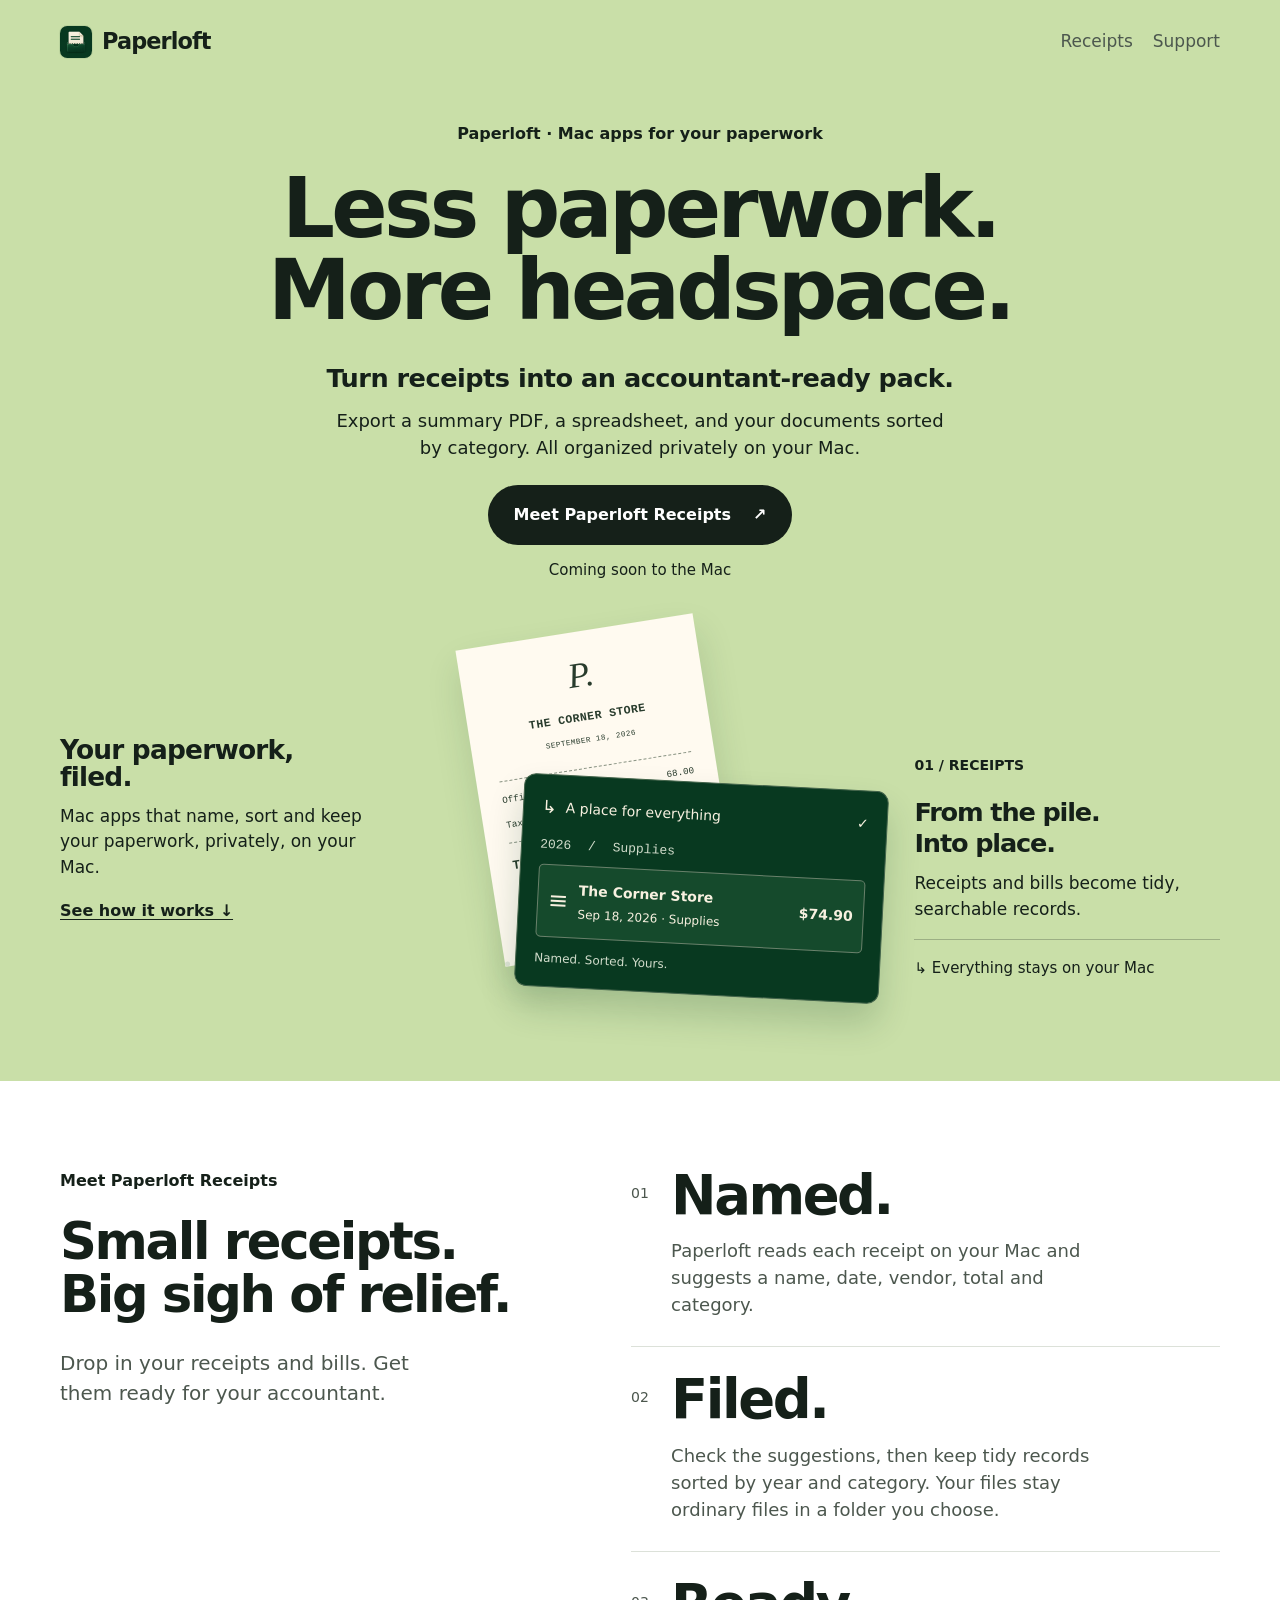
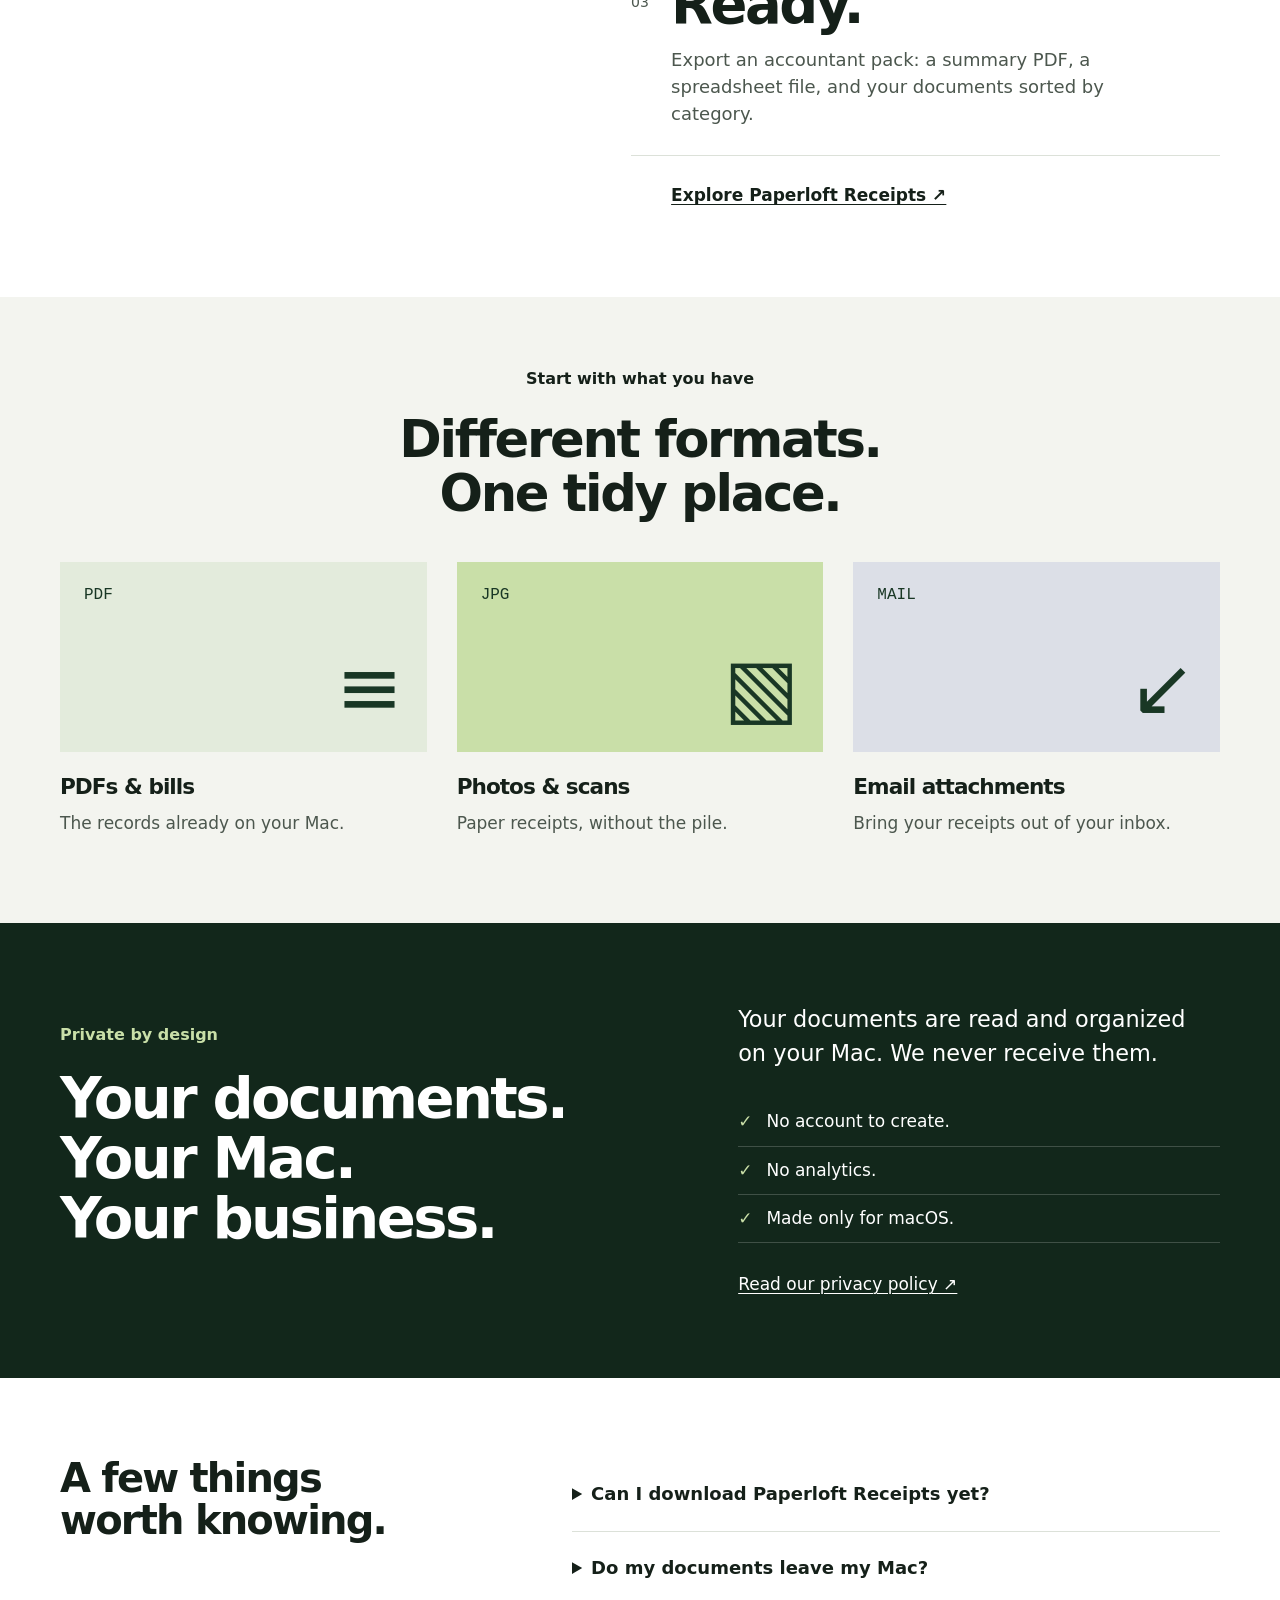
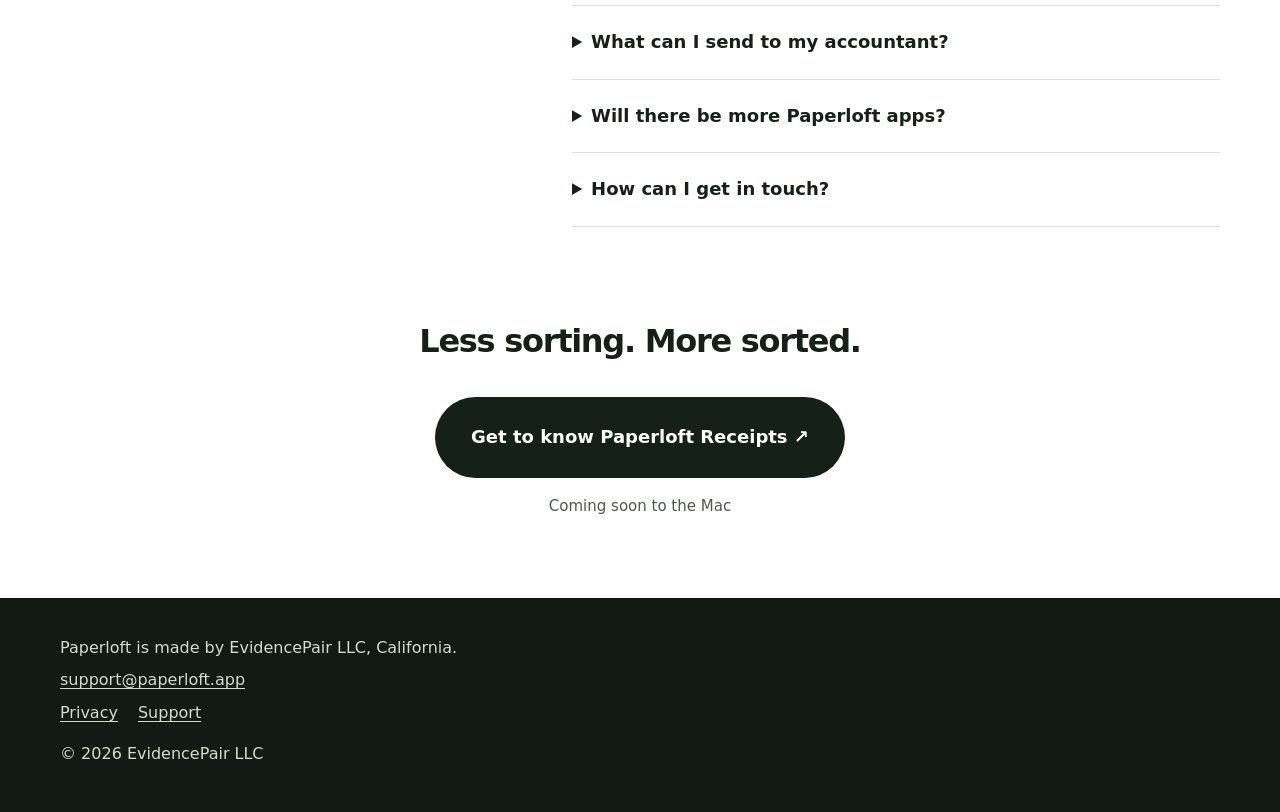
<file: index.html>
<!doctype html>
<html lang="en">
<head>
  <meta charset="utf-8">
  <meta name="viewport" content="width=device-width, initial-scale=1">
  <title>Paperloft: Mac apps for your paperwork</title>
  <meta name="description" content="Paperloft makes Mac apps that name, sort and keep your paperwork, privately, on your Mac. Paperloft Receipts is coming soon.">
  <link rel="canonical" href="https://paperloft.app/">
  <meta name="theme-color" content="#083920">
  <meta name="color-scheme" content="light dark">
  <meta property="og:type" content="website">
  <meta property="og:site_name" content="Paperloft">
  <meta property="og:url" content="https://paperloft.app/">
  <meta property="og:title" content="Paperloft: Mac apps for your paperwork">
  <meta property="og:description" content="Mac apps that name, sort and keep your paperwork, privately, on your Mac.">
  <meta property="og:image" content="https://paperloft.app/assets/paperloft-icon-512.png">
  <meta property="og:image:width" content="512">
  <meta property="og:image:height" content="512">
  <meta property="og:image:alt" content="The Paperloft app icon: a cream receipt resting in a green tray.">
  <link rel="icon" type="image/png" sizes="32x32" href="/favicon-32.png">
  <link rel="apple-touch-icon" href="/apple-touch-icon.png">
  <link rel="stylesheet" href="/assets/site.css">
</head>
<body class="landing">
  <a class="skip-link" href="#main">Skip to content</a>

  <header class="site-header">
    <div class="wrap">
      <a class="brand" href="/" aria-current="page"><img src="/assets/paperloft-icon-256.png" width="32" height="32" alt="">Paperloft</a>
      <nav class="site-nav" aria-label="Main">
        <ul>
          <li><a href="/receipts/">Receipts</a></li>
          <li><a href="/support/">Support</a></li>
        </ul>
      </nav>
    </div>
  </header>

  <main id="main">
    <section class="launch-hero" aria-labelledby="page-title">
      <div class="wrap">
        <div class="hero-heading">
          <p class="kicker">Paperloft · Mac apps for your paperwork</p>
          <h1 id="page-title">Less paperwork.<br>More headspace.</h1>
          <p class="accountant-lead">Turn receipts into an accountant-ready pack.</p>
          <p class="accountant-detail">Export a summary PDF, a spreadsheet, and your documents sorted by category. All organized privately on your Mac.</p>
          <a class="button" href="/receipts/">Meet Paperloft Receipts <span aria-hidden="true">↗</span></a>
          <p class="availability">Coming soon to the Mac</p>
        </div>
        <div class="hero-stage">
          <div class="stage-copy"><h2>Your paperwork,<br>filed.</h2><p>Mac apps that name, sort and keep your paperwork, privately, on your Mac.</p><a href="#how-it-works">See how it works ↓</a></div>
        <figure class="paper-scene" aria-label="Illustration of a receipt becoming an organized record">
          <div class="scene-grid" aria-hidden="true"></div>
          <div class="scene-note">FROM THE PILE. INTO PLACE.</div>
          <div class="receipt-slip" aria-hidden="true">
            <span class="receipt-mark">P.</span><strong>THE CORNER STORE</strong><small>SEPTEMBER 18, 2026</small>
            <div class="receipt-rule"></div><div class="receipt-item"><span>Office supplies</span><span>68.00</span></div>
            <div class="receipt-item"><span>Tax</span><span>6.90</span></div>
            <div class="receipt-total"><span>TOTAL</span><span>$74.90</span></div>
            <div class="barcode"></div><small>A LITTLE LESS PAPERWORK.</small>
          </div>
          <div class="filing-card" aria-hidden="true">
            <div class="filing-top"><span class="small-icon">↳</span><span>A place for everything</span><span class="file-check">✓</span></div>
            <div class="filing-path">2026 <span>/</span> Supplies</div>
            <div class="file-record"><span class="paper-symbol">≡</span><div><strong>The Corner Store</strong><small>Sep 18, 2026 · Supplies</small></div><b>$74.90</b></div>
            <div class="file-caption">Named. Sorted. Yours.</div>
          </div>
        </figure>
          <div class="stage-note"><span class="step-tag">01 / RECEIPTS</span><h3>From the pile.<br>Into place.</h3><p>Receipts and bills become tidy, searchable records.</p><span class="local-badge">↳ Everything stays on your Mac</span></div>
        </div>
      </div>
    </section>

    <section class="feature-section wrap" id="how-it-works" aria-labelledby="how-title">
      <div class="section-side"><p class="kicker">Meet Paperloft Receipts</p><h2 id="how-title">Small receipts.<br>Big sigh of relief.</h2><p>Drop in your receipts and bills. Get them ready for your accountant.</p></div>
      <div class="feature-stack">
        <div><span>01</span><h3>Named.</h3><p>Paperloft reads each receipt on your Mac and suggests a name, date, vendor, total and category.</p></div>
        <div><span>02</span><h3>Filed.</h3><p>Check the suggestions, then keep tidy records sorted by year and category. Your files stay ordinary files in a folder you choose.</p></div>
        <div><span>03</span><h3>Ready.</h3><p>Export an accountant pack: a summary PDF, a spreadsheet file, and your documents sorted by category.</p></div>
        <a class="more-link" href="/receipts/">Explore Paperloft Receipts ↗</a>
      </div>
    </section>

    <section class="formats-section" aria-labelledby="formats-title">
      <div class="wrap"><p class="kicker">Start with what you have</p><h2 id="formats-title">Different formats.<br>One tidy place.</h2>
        <ul class="format-grid"><li><span class="format-art" aria-hidden="true">PDF<span>≡</span></span><h3>PDFs &amp; bills</h3><p>The records already on your Mac.</p></li><li><span class="format-art photo-art" aria-hidden="true">JPG<span>▧</span></span><h3>Photos &amp; scans</h3><p>Paper receipts, without the pile.</p></li><li><span class="format-art mail-art" aria-hidden="true">MAIL<span>↙</span></span><h3>Email attachments</h3><p>Bring your receipts out of your inbox.</p></li></ul>
      </div>
    </section>

    <section class="privacy-band" aria-labelledby="privacy-title"><div class="wrap privacy-grid">
      <div><p class="kicker">Private by design</p><h2 id="privacy-title">Your documents.<br>Your Mac.<br>Your business.</h2></div>
      <div class="privacy-copy"><p>Your documents are read and organized on your Mac. We never receive them.</p><ul><li>No account to create.</li><li>No analytics.</li><li>Made only for macOS.</li></ul><a href="/privacy/">Read our privacy policy ↗</a></div>
    </div></section>

    <section class="faq-section wrap" aria-labelledby="faq-title"><h2 id="faq-title">A few things<br>worth knowing.</h2><div class="faq-list">
      <details><summary>Can I download Paperloft Receipts yet?</summary><p>Not yet. Paperloft Receipts is coming soon to the Mac App Store.</p></details>
      <details><summary>Do my documents leave my Mac?</summary><p>Your documents are read and organized on your Mac using Apple’s on-device technology. We never receive them.</p></details>
      <details><summary>What can I send to my accountant?</summary><p>Export an accountant pack for a tax year or quarter: a summary PDF, a spreadsheet file, and the documents sorted by category. Paperloft organizes records; it isn’t tax advice.</p></details>
      <details><summary>Will there be more Paperloft apps?</summary><p>Yes. More Paperloft apps for your paperwork are on the way.</p></details>
      <details><summary>How can I get in touch?</summary><p>Email <a href="mailto:support@paperloft.app">support@paperloft.app</a> or visit our <a href="/support/">support page</a>.</p></details>
    </div></section>
    <section class="closing wrap"><p>Less sorting. More sorted.</p><a class="button" href="/receipts/">Get to know Paperloft Receipts ↗</a><span>Coming soon to the Mac</span></section>
  </main>

  <footer class="site-footer">
    <div class="wrap">
      <p>Paperloft is made by EvidencePair LLC, California.</p>
      <p><a href="mailto:support@paperloft.app">support@paperloft.app</a></p>
      <ul class="footer-links">
        <li><a href="/privacy/">Privacy</a></li>
        <li><a href="/support/">Support</a></li>
      </ul>
      <p>© 2026 EvidencePair LLC</p>
    </div>
  </footer>
</body>
</html>
</file>
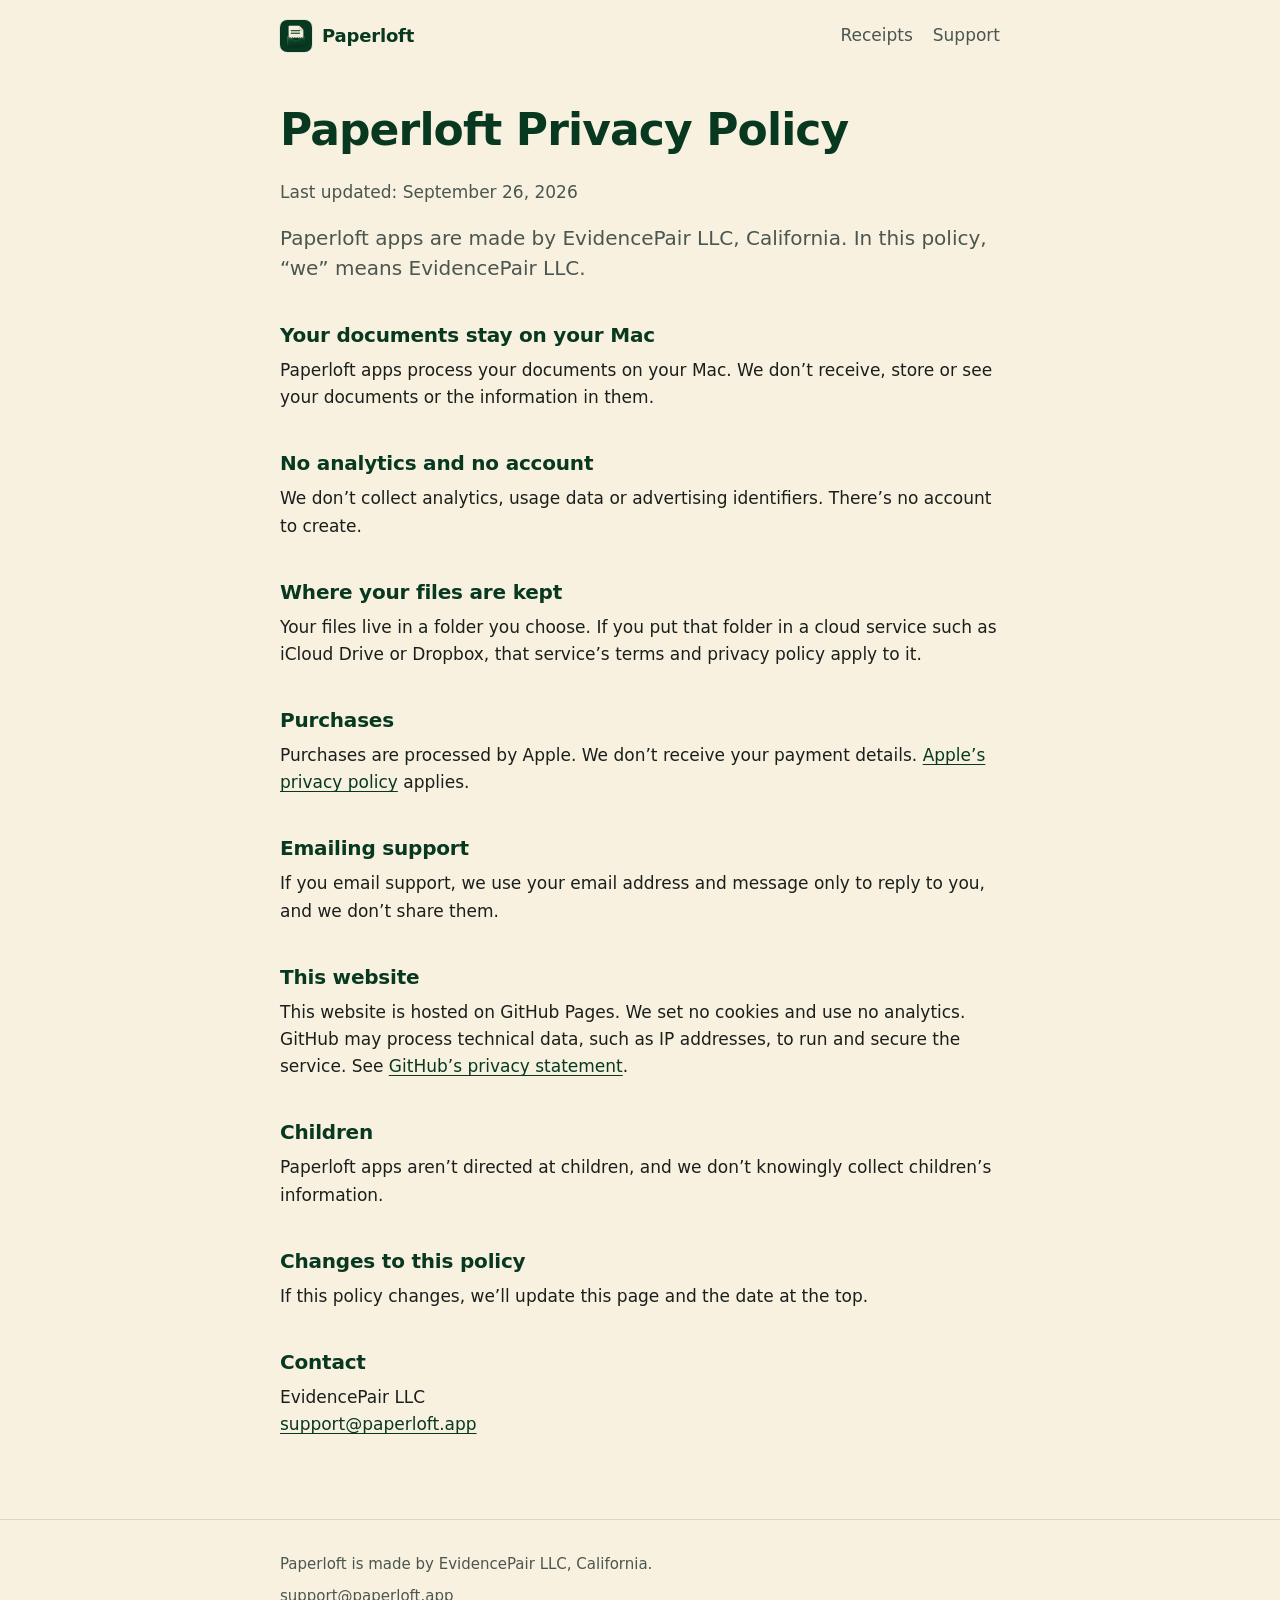
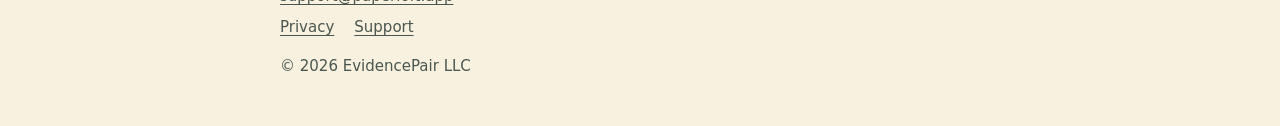
<file: privacy/index.html>
<!doctype html>
<!-- Draft privacy policy. Must be reviewed against the shipped app before App Store submission. -->
<html lang="en">
<head>
  <meta charset="utf-8">
  <meta name="viewport" content="width=device-width, initial-scale=1">
  <title>Privacy Policy · Paperloft</title>
  <meta name="description" content="Paperloft apps process your documents on your Mac. No analytics, no account, no cookies. The Paperloft privacy policy from EvidencePair LLC.">
  <link rel="canonical" href="https://paperloft.app/privacy/">
  <meta name="theme-color" content="#083920">
  <meta name="color-scheme" content="light dark">
  <meta property="og:type" content="website">
  <meta property="og:site_name" content="Paperloft">
  <meta property="og:url" content="https://paperloft.app/privacy/">
  <meta property="og:title" content="Paperloft Privacy Policy">
  <meta property="og:description" content="Paperloft apps process your documents on your Mac. No analytics, no account, no cookies.">
  <meta property="og:image" content="https://paperloft.app/assets/paperloft-icon-512.png">
  <meta property="og:image:width" content="512">
  <meta property="og:image:height" content="512">
  <meta property="og:image:alt" content="The Paperloft app icon: a cream receipt resting in a green tray.">
  <link rel="icon" type="image/png" sizes="32x32" href="/favicon-32.png">
  <link rel="apple-touch-icon" href="/apple-touch-icon.png">
  <link rel="stylesheet" href="/assets/site.css">
</head>
<body>
  <a class="skip-link" href="#main">Skip to content</a>

  <header class="site-header">
    <div class="wrap">
      <a class="brand" href="/"><img src="/assets/paperloft-icon-256.png" width="32" height="32" alt="">Paperloft</a>
      <nav class="site-nav" aria-label="Main">
        <ul>
          <li><a href="/receipts/">Receipts</a></li>
          <li><a href="/support/">Support</a></li>
        </ul>
      </nav>
    </div>
  </header>

  <main id="main">
    <div class="wrap prose">

      <div class="page-intro">
        <h1>Paperloft Privacy Policy</h1>
        <p class="meta">Last updated: <time datetime="2026-09-26">September 26, 2026</time></p>
        <p class="lead">Paperloft apps are made by EvidencePair LLC, California. In this policy, “we” means EvidencePair LLC.</p>
      </div>

      <h2>Your documents stay on your Mac</h2>
      <p>Paperloft apps process your documents on your Mac. We don’t receive, store or see your documents or the information in them.</p>

      <h2>No analytics and no account</h2>
      <p>We don’t collect analytics, usage data or advertising identifiers. There’s no account to create.</p>

      <h2>Where your files are kept</h2>
      <p>Your files live in a folder you choose. If you put that folder in a cloud service such as iCloud Drive or Dropbox, that service’s terms and privacy policy apply to it.</p>

      <h2>Purchases</h2>
      <p>Purchases are processed by Apple. We don’t receive your payment details. <a href="https://www.apple.com/legal/privacy/">Apple’s privacy policy</a> applies.</p>

      <h2>Emailing support</h2>
      <p>If you email support, we use your email address and message only to reply to you, and we don’t share them.</p>

      <h2>This website</h2>
      <p>This website is hosted on GitHub Pages. We set no cookies and use no analytics. GitHub may process technical data, such as IP addresses, to run and secure the service. See <a href="https://docs.github.com/en/site-policy/privacy-policies/github-general-privacy-statement">GitHub’s privacy statement</a>.</p>

      <h2>Children</h2>
      <p>Paperloft apps aren’t directed at children, and we don’t knowingly collect children’s information.</p>

      <h2>Changes to this policy</h2>
      <p>If this policy changes, we’ll update this page and the date at the top.</p>

      <h2>Contact</h2>
      <p>EvidencePair LLC<br>
        <a href="mailto:support@paperloft.app">support@paperloft.app</a></p>

    </div>
  </main>

  <footer class="site-footer">
    <div class="wrap">
      <p>Paperloft is made by EvidencePair LLC, California.</p>
      <p><a href="mailto:support@paperloft.app">support@paperloft.app</a></p>
      <ul class="footer-links">
        <li><a href="/privacy/" aria-current="page">Privacy</a></li>
        <li><a href="/support/">Support</a></li>
      </ul>
      <p>© 2026 EvidencePair LLC</p>
    </div>
  </footer>
</body>
</html>
</file>
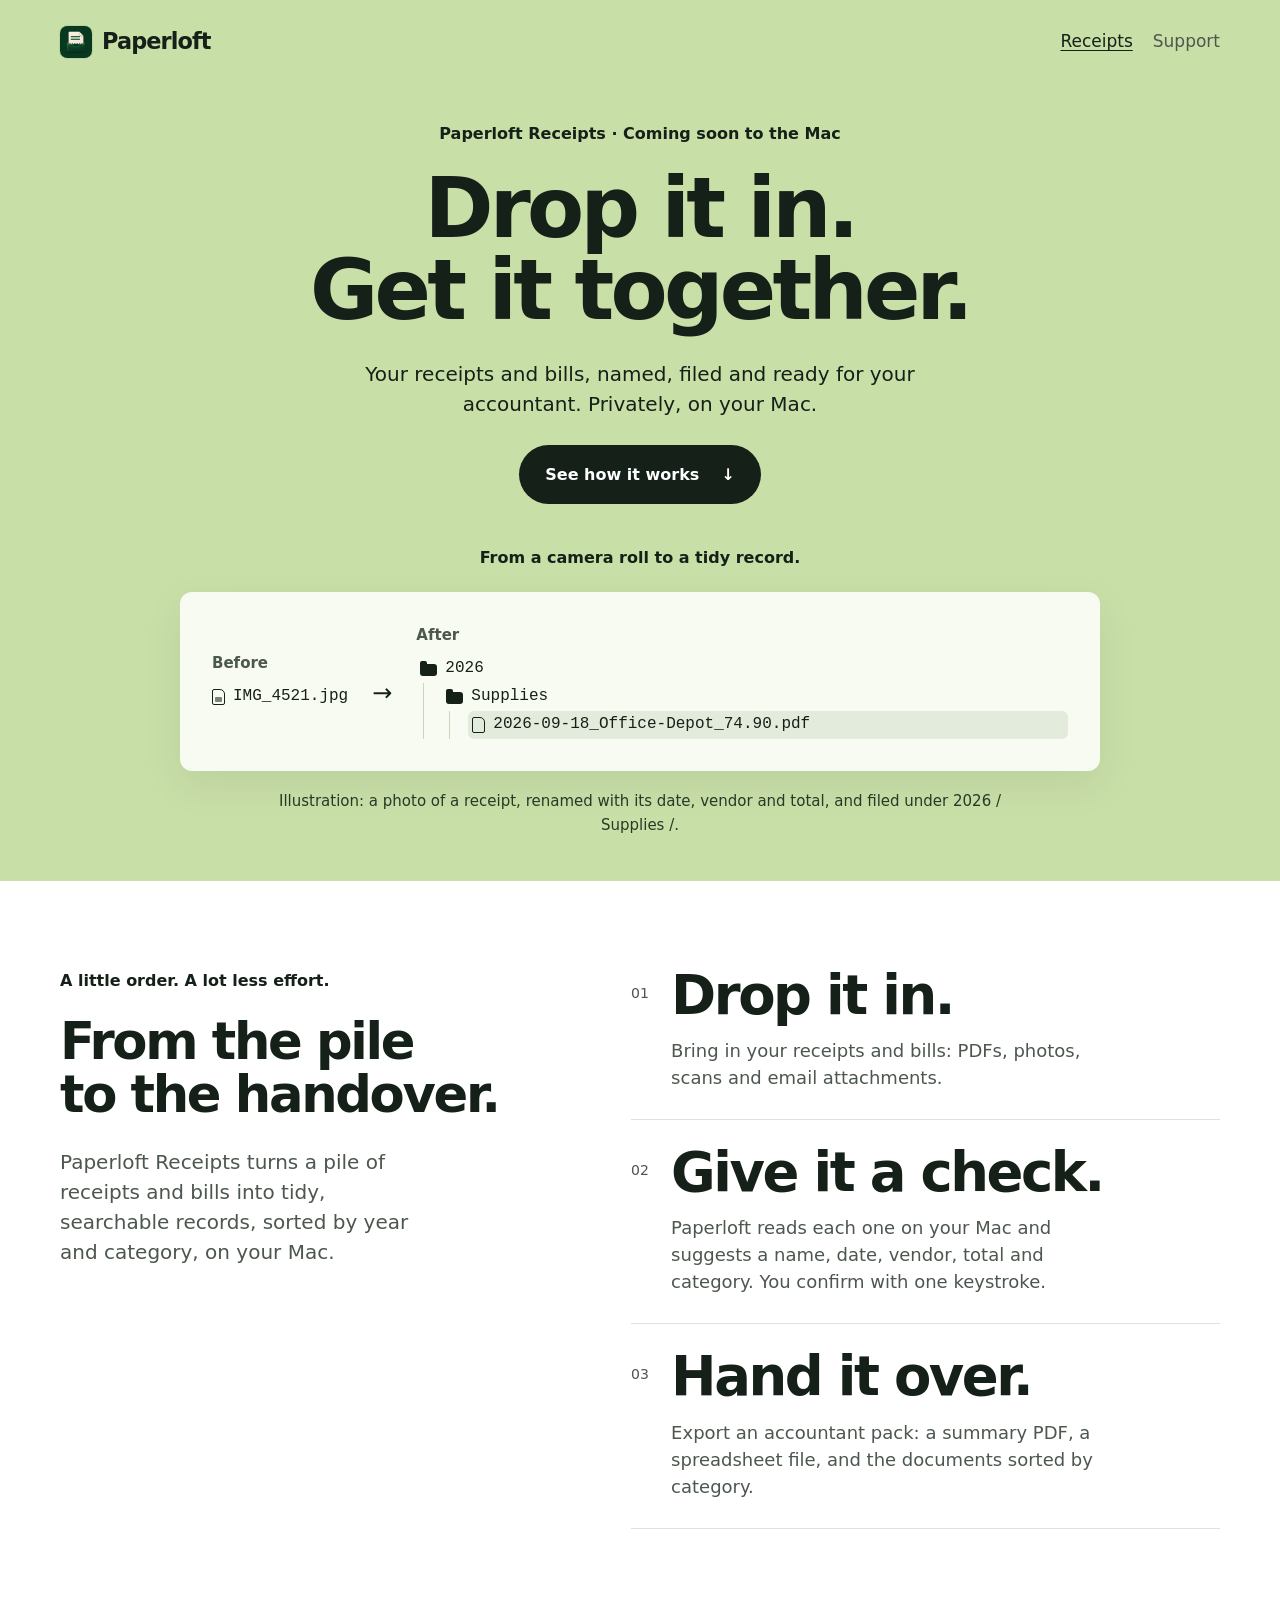
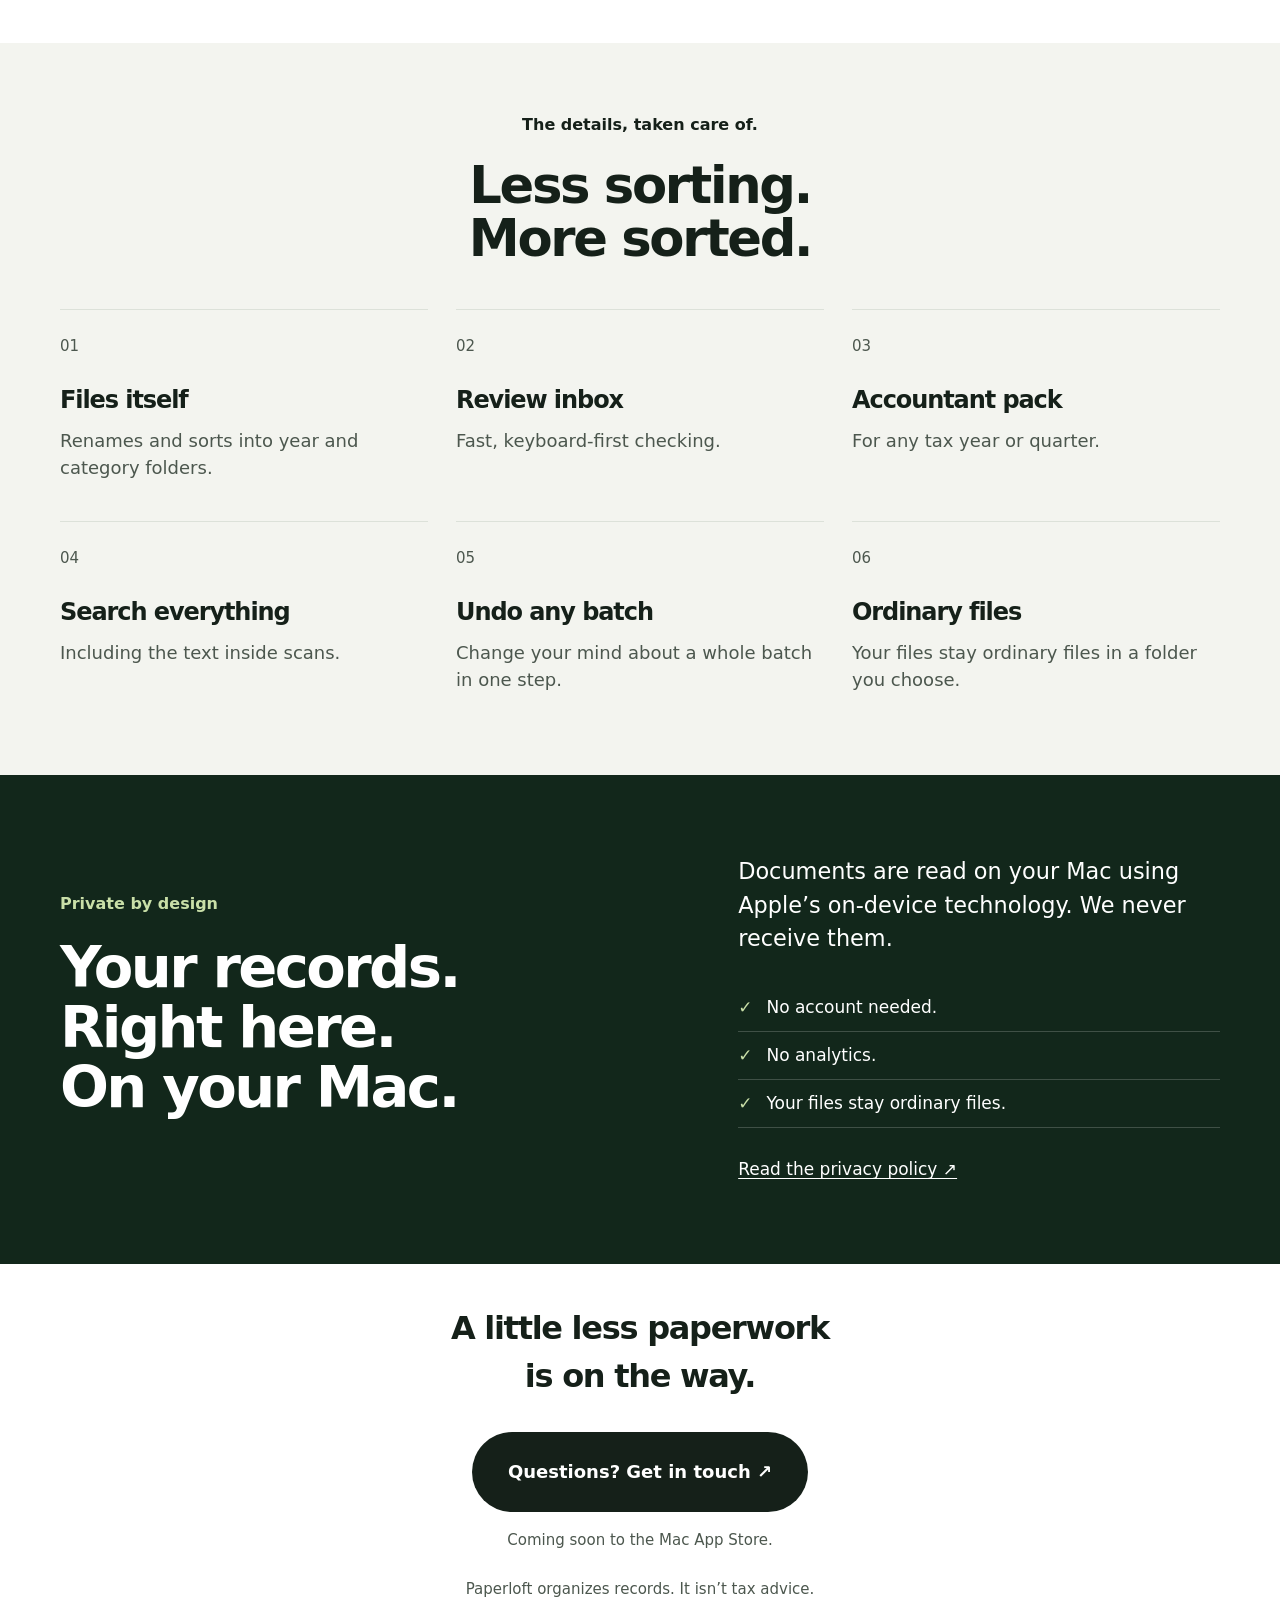
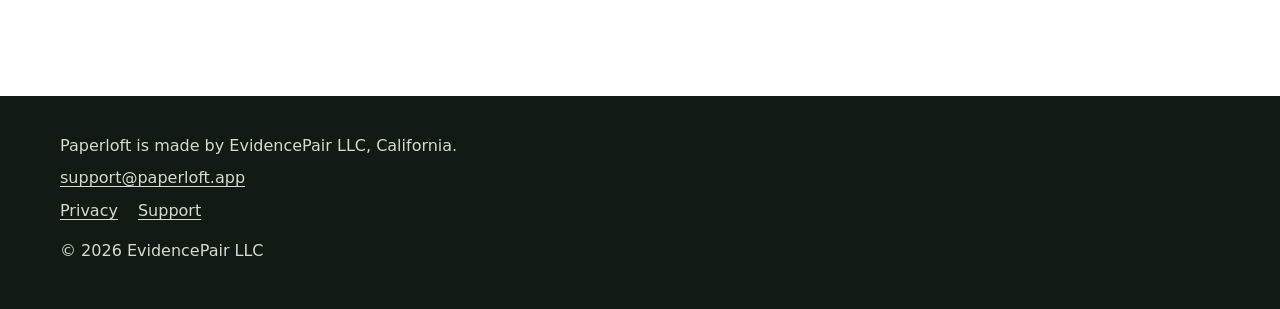
<file: receipts/index.html>
<!doctype html>
<html lang="en">
<head>
  <meta charset="utf-8">
  <meta name="viewport" content="width=device-width, initial-scale=1">
  <title>Paperloft Receipts: coming soon to the Mac</title>
  <meta name="description" content="Drop in receipts and bills. Paperloft Receipts names them, files them and gets them ready for your accountant, privately on your Mac. Coming soon to the Mac App Store.">
  <link rel="canonical" href="https://paperloft.app/receipts/">
  <meta name="theme-color" content="#083920">
  <meta name="color-scheme" content="light dark">
  <meta property="og:type" content="website">
  <meta property="og:site_name" content="Paperloft">
  <meta property="og:url" content="https://paperloft.app/receipts/">
  <meta property="og:title" content="Paperloft Receipts: coming soon to the Mac">
  <meta property="og:description" content="Drop anything in. It’s named, filed and ready for your accountant.">
  <meta property="og:image" content="https://paperloft.app/assets/paperloft-icon-512.png">
  <meta property="og:image:width" content="512">
  <meta property="og:image:height" content="512">
  <meta property="og:image:alt" content="The Paperloft app icon: a cream receipt resting in a green tray.">
  <link rel="icon" type="image/png" sizes="32x32" href="/favicon-32.png">
  <link rel="apple-touch-icon" href="/apple-touch-icon.png">
  <link rel="stylesheet" href="/assets/site.css">
</head>
<body class="landing receipts-page">
  <a class="skip-link" href="#main">Skip to content</a>

  <header class="site-header">
    <div class="wrap">
      <a class="brand" href="/"><img src="/assets/paperloft-icon-256.png" width="32" height="32" alt="">Paperloft</a>
      <nav class="site-nav" aria-label="Main">
        <ul>
          <li><a href="/receipts/" aria-current="page">Receipts</a></li>
          <li><a href="/support/">Support</a></li>
        </ul>
      </nav>
    </div>
  </header>

  <main id="main">
    <section class="launch-hero" aria-labelledby="page-title"><div class="wrap">
      <div class="hero-heading"><p class="kicker">Paperloft Receipts · Coming soon to the Mac</p>
        <h1 id="page-title">Drop it in.<br>Get it together.</h1>
        <p class="receipts-lead">Your receipts and bills, named, filed and ready for your accountant. Privately, on your Mac.</p>
        <a class="button" href="#how-it-works">See how it works <span aria-hidden="true">↓</span></a>
      </div>
      <div class="receipts-transformation"><p class="kicker">From a camera roll to a tidy record.</p>
        <figure class="illustration">
          <div class="illo">
            <div>
              <p class="illo-label">Before</p>
              <div class="file-row"><span class="ico-photo" aria-hidden="true"></span><span class="filename">IMG_4521.jpg</span></div>
            </div>
            <div class="illo-arrow" aria-hidden="true">→</div>
            <div>
              <p class="illo-label"><span class="sr-only">becomes, </span>After</p>
              <ul class="tree" aria-label="Filed under 2026, Supplies">
                <li>
                  <div class="file-row"><span class="ico-folder" aria-hidden="true"></span><span class="filename">2026</span></div>
                  <ul>
                    <li>
                      <div class="file-row"><span class="ico-folder" aria-hidden="true"></span><span class="filename">Supplies</span></div>
                      <ul>
                        <li><div class="file-row is-new"><span class="ico-file" aria-hidden="true"></span><span class="filename">2026-09-18_Office-Depot_74.90.pdf</span></div></li>
                      </ul>
                    </li>
                  </ul>
                </li>
              </ul>
            </div>
          </div>
          <figcaption>Illustration: a photo of a receipt, renamed with its date, vendor and total, and filed under 2026 / Supplies /.</figcaption>
        </figure>
      </div>
    </div></section>

    <section class="feature-section wrap" id="how-it-works" aria-labelledby="how-title">
      <div class="section-side"><p class="kicker">A little order. A lot less effort.</p><h2 id="how-title">From the pile<br>to the handover.</h2><p>Paperloft Receipts turns a pile of receipts and bills into tidy, searchable records, sorted by year and category, on your Mac.</p></div>
      <div class="feature-stack">
        <div><span>01</span><h3>Drop it in.</h3><p>Bring in your receipts and bills: PDFs, photos, scans and email attachments.</p></div>
        <div><span>02</span><h3>Give it a check.</h3><p>Paperloft reads each one on your Mac and suggests a name, date, vendor, total and category. You confirm with one keystroke.</p></div>
        <div><span>03</span><h3>Hand it over.</h3><p>Export an accountant pack: a summary PDF, a spreadsheet file, and the documents sorted by category.</p></div>
      </div>
    </section>

    <section class="formats-section" aria-labelledby="features-title"><div class="wrap"><p class="kicker">The details, taken care of.</p><h2 id="features-title">Less sorting.<br>More sorted.</h2>
        <ul class="features">
          <li>
            <h3>Files itself</h3>
            <p>Renames and sorts into year and category folders.</p>
          </li>
          <li>
            <h3>Review inbox</h3>
            <p>Fast, keyboard-first checking.</p>
          </li>
          <li>
            <h3>Accountant pack</h3>
            <p>For any tax year or quarter.</p>
          </li>
          <li>
            <h3>Search everything</h3>
            <p>Including the text inside scans.</p>
          </li>
          <li>
            <h3>Undo any batch</h3>
            <p>Change your mind about a whole batch in one step.</p>
          </li>
          <li>
            <h3>Ordinary files</h3>
            <p>Your files stay ordinary files in a folder you choose.</p>
          </li>
        </ul>
    </div></section>

    <section class="privacy-band" aria-labelledby="privacy-title"><div class="wrap privacy-grid">
      <div><p class="kicker">Private by design</p><h2 id="privacy-title">Your records.<br>Right here.<br>On your Mac.</h2></div>
      <div class="privacy-copy"><p>Documents are read on your Mac using Apple’s on-device technology. We never receive them.</p><ul><li>No account needed.</li><li>No analytics.</li><li>Your files stay ordinary files.</li></ul><a href="/privacy/">Read the privacy policy ↗</a></div>
    </div></section>

    <section class="closing wrap"><p>A little less paperwork<br>is on the way.</p><a class="button" href="/support/">Questions? Get in touch ↗</a><span>Coming soon to the Mac App Store.</span><p class="receipts-disclaimer">Paperloft organizes records. It isn’t tax advice.</p></section>
  </main>

  <footer class="site-footer">
    <div class="wrap">
      <p>Paperloft is made by EvidencePair LLC, California.</p>
      <p><a href="mailto:support@paperloft.app">support@paperloft.app</a></p>
      <ul class="footer-links">
        <li><a href="/privacy/">Privacy</a></li>
        <li><a href="/support/">Support</a></li>
      </ul>
      <p>© 2026 EvidencePair LLC</p>
    </div>
  </footer>
</body>
</html>
</file>
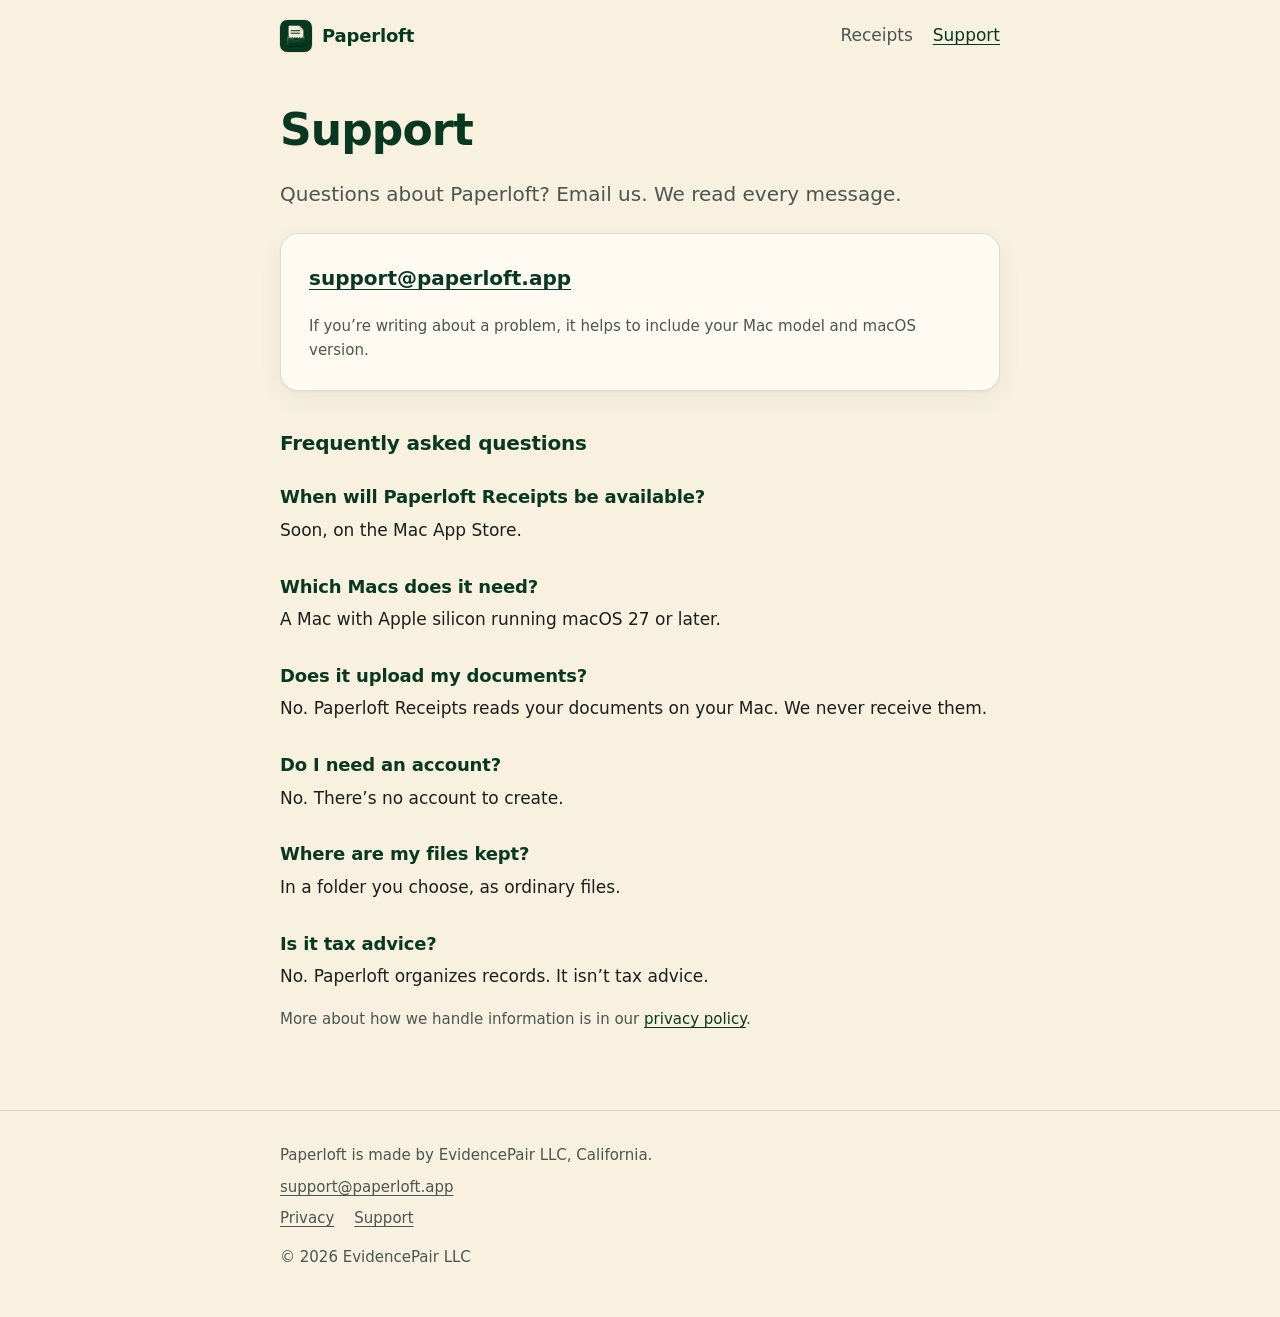
<file: support/index.html>
<!doctype html>
<html lang="en">
<head>
  <meta charset="utf-8">
  <meta name="viewport" content="width=device-width, initial-scale=1">
  <title>Support · Paperloft</title>
  <meta name="description" content="Get help with Paperloft. Email support@paperloft.app, or read answers to common questions about Paperloft Receipts.">
  <link rel="canonical" href="https://paperloft.app/support/">
  <meta name="theme-color" content="#083920">
  <meta name="color-scheme" content="light dark">
  <meta property="og:type" content="website">
  <meta property="og:site_name" content="Paperloft">
  <meta property="og:url" content="https://paperloft.app/support/">
  <meta property="og:title" content="Paperloft Support">
  <meta property="og:description" content="Email support@paperloft.app, or read answers to common questions about Paperloft Receipts.">
  <meta property="og:image" content="https://paperloft.app/assets/paperloft-icon-512.png">
  <meta property="og:image:width" content="512">
  <meta property="og:image:height" content="512">
  <meta property="og:image:alt" content="The Paperloft app icon: a cream receipt resting in a green tray.">
  <link rel="icon" type="image/png" sizes="32x32" href="/favicon-32.png">
  <link rel="apple-touch-icon" href="/apple-touch-icon.png">
  <link rel="stylesheet" href="/assets/site.css">
</head>
<body>
  <a class="skip-link" href="#main">Skip to content</a>

  <header class="site-header">
    <div class="wrap">
      <a class="brand" href="/"><img src="/assets/paperloft-icon-256.png" width="32" height="32" alt="">Paperloft</a>
      <nav class="site-nav" aria-label="Main">
        <ul>
          <li><a href="/receipts/">Receipts</a></li>
          <li><a href="/support/" aria-current="page">Support</a></li>
        </ul>
      </nav>
    </div>
  </header>

  <main id="main">
    <div class="wrap prose">

      <div class="page-intro">
        <h1>Support</h1>
        <p class="lead">Questions about Paperloft? Email us. We read every message.</p>
        <div class="card contact-card">
          <p class="email"><a href="mailto:support@paperloft.app">support@paperloft.app</a></p>
          <p class="fine-print">If you’re writing about a problem, it helps to include your Mac model and macOS version.</p>
        </div>
      </div>

      <h2>Frequently asked questions</h2>

      <h3>When will Paperloft Receipts be available?</h3>
      <p>Soon, on the Mac App Store.</p>

      <h3>Which Macs does it need?</h3>
      <p>A Mac with Apple silicon running macOS 27 or later.</p>

      <h3>Does it upload my documents?</h3>
      <p>No. Paperloft Receipts reads your documents on your Mac. We never receive them.</p>

      <h3>Do I need an account?</h3>
      <p>No. There’s no account to create.</p>

      <h3>Where are my files kept?</h3>
      <p>In a folder you choose, as ordinary files.</p>

      <h3>Is it tax advice?</h3>
      <p>No. Paperloft organizes records. It isn’t tax advice.</p>

      <p class="fine-print">More about how we handle information is in our <a href="/privacy/">privacy policy</a>.</p>

    </div>
  </main>

  <footer class="site-footer">
    <div class="wrap">
      <p>Paperloft is made by EvidencePair LLC, California.</p>
      <p><a href="mailto:support@paperloft.app">support@paperloft.app</a></p>
      <ul class="footer-links">
        <li><a href="/privacy/">Privacy</a></li>
        <li><a href="/support/" aria-current="page">Support</a></li>
      </ul>
      <p>© 2026 EvidencePair LLC</p>
    </div>
  </footer>
</body>
</html>
</file>
<file: assets/site.css>
/* paperloft.app: the only stylesheet.
   Colors come from the app icon. Every text pairing below meets WCAG AA:
   ink on cream 14.8:1, deep green on cream 11.5:1, muted on cream 6.8:1,
   cream on deep green 11.5:1, cream on tray green 9.7:1, muted on tray green 7.0:1. */

:root {
  --deep: #083920;   /* deep green: dark background, headings on cream */
  --tray: #10462A;   /* tray green: cards in dark mode */
  --line: #104A2E;   /* line green: dividers in dark mode */
  --cream: #F8F1E0;  /* paper cream: light background */
  --ink: #1A1F1C;    /* near-black: body text on cream */

  --bg: var(--cream);
  --surface: #FFFBF2;
  --text: var(--ink);
  --heading: var(--deep);
  --muted: #4A564F;
  --link: var(--deep);
  --border: rgba(8, 57, 32, 0.14);
  --tint: rgba(8, 57, 32, 0.06);
  --focus: var(--deep);
  --shadow: 0 1px 2px rgba(8, 57, 32, 0.05), 0 8px 24px rgba(8, 57, 32, 0.06);
  --icon-ring: rgba(8, 57, 32, 0.08);

  --radius: 18px;
  --radius-sm: 10px;
  --measure: 720px;
  --gutter: 20px;

  --font: -apple-system, BlinkMacSystemFont, system-ui, sans-serif;
  --mono: ui-monospace, SFMono-Regular, Menlo, monospace;

  color-scheme: light dark;
}

@media (prefers-color-scheme: dark) {
  :root {
    --bg: var(--deep);
    --surface: var(--tray);
    --text: var(--cream);
    --heading: var(--cream);
    --muted: #C8D2C6;
    --link: var(--cream);
    --border: rgba(248, 241, 224, 0.14);
    --tint: rgba(248, 241, 224, 0.06);
    --focus: var(--cream);
    --shadow: none;
    --icon-ring: rgba(248, 241, 224, 0.16);
  }
}

/* Base */

*, *::before, *::after { box-sizing: border-box; }

html {
  -webkit-text-size-adjust: 100%;
  text-size-adjust: 100%;
}

body {
  margin: 0;
  background: var(--bg);
  color: var(--text);
  font-family: var(--font);
  font-size: 1.0625rem;
  line-height: 1.6;
  -webkit-font-smoothing: antialiased;
  overflow-wrap: break-word;
}

h1, h2, h3 {
  color: var(--heading);
  line-height: 1.2;
  letter-spacing: -0.01em;
  margin: 0 0 0.5em;
}
h1 { font-size: clamp(2rem, 6vw, 2.75rem); font-weight: 700; letter-spacing: -0.02em; }
h2 { font-size: 1.5rem; font-weight: 700; }
h3 { font-size: 1.125rem; font-weight: 600; }

p, ul, ol, dl { margin: 0 0 1em; }

a { color: var(--link); text-decoration-thickness: 1px; text-underline-offset: 0.18em; }
a:hover { text-decoration-thickness: 2px; }

:focus-visible {
  outline: 3px solid var(--focus);
  outline-offset: 3px;
  border-radius: 4px;
}

img { max-width: 100%; height: auto; }

.num, time, .date { font-variant-numeric: tabular-nums; }

@media (prefers-reduced-motion: reduce) {
  *, *::before, *::after {
    animation: none !important;
    transition: none !important;
    scroll-behavior: auto !important;
  }
}

/* Layout */

.wrap {
  max-width: calc(var(--measure) + 2 * var(--gutter));
  margin: 0 auto;
  padding: 0 var(--gutter);
}

.skip-link {
  position: absolute;
  left: var(--gutter);
  top: -100px;
  z-index: 10;
  padding: 0.5em 1em;
  background: var(--surface);
  color: var(--heading);
  border: 1px solid var(--border);
  border-radius: var(--radius-sm);
  font-weight: 600;
}
.skip-link:focus { top: 12px; }

.site-header .wrap {
  display: flex;
  align-items: center;
  justify-content: space-between;
  gap: 16px;
  padding-top: 20px;
  padding-bottom: 20px;
}

.brand {
  display: inline-flex;
  align-items: center;
  gap: 10px;
  color: var(--heading);
  font-weight: 700;
  font-size: 1.125rem;
  text-decoration: none;
  letter-spacing: -0.01em;
}
.brand img {
  width: 32px;
  height: 32px;
  border-radius: 22.5%;
  box-shadow: 0 0 0 1px var(--icon-ring);
}

.site-nav ul {
  display: flex;
  gap: 20px;
  list-style: none;
  margin: 0;
  padding: 0;
}
.site-nav a {
  color: var(--muted);
  text-decoration: none;
  font-weight: 500;
}
.site-nav a:hover,
.site-nav a[aria-current="page"] { color: var(--heading); text-decoration: underline; }

main { display: block; padding-bottom: 64px; }

section { margin-top: 64px; }

.site-footer {
  border-top: 1px solid var(--border);
  color: var(--muted);
  font-size: 0.9375rem;
}
.site-footer .wrap { padding-top: 32px; padding-bottom: 40px; }
.site-footer p { margin: 0 0 0.5em; }
.site-footer a { color: var(--muted); }
.site-footer a:hover { color: var(--heading); }
.footer-links {
  display: flex;
  flex-wrap: wrap;
  gap: 8px 20px;
  list-style: none;
  padding: 0;
  margin: 0 0 1em;
}

/* Shared pieces */

.lead { font-size: 1.25rem; color: var(--muted); line-height: 1.5; }

.eyebrow {
  display: inline-block;
  margin: 0 0 16px;
  padding: 4px 12px;
  border: 1px solid var(--border);
  border-radius: 999px;
  background: var(--tint);
  color: var(--heading);
  font-size: 0.875rem;
  font-weight: 600;
}

.card {
  background: var(--surface);
  border: 1px solid var(--border);
  border-radius: var(--radius);
  box-shadow: var(--shadow);
  padding: 28px;
}
.card > :last-child { margin-bottom: 0; }

.fine-print { color: var(--muted); font-size: 0.9375rem; }

.app-icon {
  display: block;
  border-radius: 22.5%;
  box-shadow: 0 0 0 1px var(--icon-ring), 0 10px 30px rgba(8, 57, 32, 0.18);
}

/* Home */

.hero { padding-top: 40px; text-align: center; }
.hero .app-icon { width: 128px; height: 128px; margin: 0 auto 24px; }
.wordmark {
  font-size: 1.5rem;
  font-weight: 700;
  letter-spacing: -0.01em;
  margin: 0 0 12px;
}
.promise {
  color: var(--heading);
  font-size: clamp(2.25rem, 8vw, 3.5rem);
  font-weight: 700;
  line-height: 1.1;
  letter-spacing: -0.025em;
  margin: 0 0 16px;
}
.hero .lead { max-width: 34em; margin: 0 auto; }

.app-card h3 { font-size: 1.375rem; margin-bottom: 0.25em; }
.app-card .eyebrow { margin-bottom: 12px; }
.more-link { font-weight: 600; }

.principles {
  list-style: none;
  padding: 0;
  margin: 0;
  display: grid;
  gap: 16px;
}
@media (min-width: 640px) {
  .principles { grid-template-columns: repeat(3, 1fr); }
}
.principles li {
  border-top: 2px solid var(--heading);
  padding-top: 12px;
}
.principles h3 { margin-bottom: 0.25em; }
.principles p { color: var(--muted); margin: 0; font-size: 0.9875rem; }

.on-the-way { text-align: center; color: var(--muted); }

/* Receipts */

.page-intro { padding-top: 32px; }
.page-intro .app-icon { width: 96px; height: 96px; margin: 0 0 24px; }

.steps {
  list-style: none;
  counter-reset: step;
  padding: 0;
  margin: 0;
  display: grid;
  gap: 20px;
}
.steps li {
  counter-increment: step;
  position: relative;
  padding-left: 52px;
}
.steps li::before {
  content: counter(step);
  position: absolute;
  left: 0;
  top: 0;
  width: 36px;
  height: 36px;
  border-radius: 50%;
  background: var(--heading);
  color: var(--bg);
  font-weight: 700;
  font-variant-numeric: tabular-nums;
  display: grid;
  place-items: center;
}
.steps h3 { margin: 4px 0 0.25em; }
.steps p { margin: 0; }

.features {
  list-style: none;
  padding: 0;
  margin: 0;
  display: grid;
  gap: 12px;
}
@media (min-width: 640px) {
  .features { grid-template-columns: 1fr 1fr; }
}
.features li {
  background: var(--surface);
  border: 1px solid var(--border);
  border-radius: var(--radius-sm);
  padding: 16px 18px;
}
.features h3 { font-size: 1.0625rem; margin-bottom: 0.2em; }
.features p { margin: 0; color: var(--muted); font-size: 0.9875rem; }

.checklist { list-style: none; padding: 0; }
.checklist li { position: relative; padding-left: 28px; margin-bottom: 0.5em; }
.checklist li::before {
  content: "";
  position: absolute;
  left: 2px;
  top: 0.45em;
  width: 12px;
  height: 7px;
  border-left: 2px solid var(--heading);
  border-bottom: 2px solid var(--heading);
  transform: rotate(-45deg);
}

.status {
  border-top: 1px solid var(--border);
  padding-top: 24px;
  font-weight: 600;
  color: var(--heading);
}

/* Before-and-after illustration (drawn in HTML and CSS, not a screenshot) */

.illustration { margin: 0; }
.illo {
  display: grid;
  gap: 16px;
  align-items: center;
  grid-template-columns: 1fr;
  background: var(--surface);
  border: 1px solid var(--border);
  border-radius: var(--radius);
  box-shadow: var(--shadow);
  padding: 24px;
}
@media (min-width: 640px) {
  .illo { grid-template-columns: auto auto 1fr; gap: 24px; }
}
.illo-label {
  margin: 0 0 8px;
  color: var(--muted);
  font-size: 0.8125rem;
  font-weight: 600;
  letter-spacing: 0.06em;
  text-transform: uppercase;
}
.illo-arrow {
  color: var(--heading);
  font-size: 1.5rem;
  line-height: 1;
  text-align: center;
  transform: rotate(90deg);
  justify-self: start;
  margin-left: 6px;
}
@media (min-width: 640px) {
  .illo-arrow { transform: none; justify-self: center; margin: 24px 0 0; }
}
.filename {
  font-family: var(--mono);
  font-size: 0.875rem;
  font-variant-numeric: tabular-nums;
  overflow-wrap: anywhere;
}
.file-row {
  display: flex;
  align-items: center;
  gap: 8px;
  min-height: 28px;
}
.tree, .tree ul { list-style: none; margin: 0; padding: 0; }
.tree ul { padding-left: 18px; border-left: 1px solid var(--border); margin-left: 7px; }
.tree li > .file-row { padding-left: 4px; }

.ico-file, .ico-photo, .ico-folder { flex: none; display: inline-block; position: relative; }
.ico-file, .ico-photo {
  width: 13px;
  height: 16px;
  border: 1.5px solid var(--heading);
  border-radius: 2px 5px 2px 2px;
}
.ico-photo::after {
  content: "";
  position: absolute;
  left: 2px;
  right: 2px;
  bottom: 2px;
  height: 5px;
  background: var(--heading);
  opacity: 0.55;
  border-radius: 1px;
}
.ico-folder {
  width: 17px;
  height: 12px;
  margin-top: 3px;
  background: var(--heading);
  border-radius: 1px 3px 3px 3px;
}
.ico-folder::before {
  content: "";
  position: absolute;
  left: 0;
  top: -3px;
  width: 7px;
  height: 4px;
  background: var(--heading);
  border-radius: 2px 2px 0 0;
}
.file-row.is-new {
  background: var(--tint);
  border-radius: 6px;
  padding-right: 6px;
}

.illustration figcaption {
  margin-top: 10px;
  color: var(--muted);
  font-size: 0.875rem;
}

/* Text pages (privacy, support) */

.prose h2 { font-size: 1.25rem; margin-top: 2em; }
.prose h3 { margin-top: 1.75em; }
.meta { color: var(--muted); }

.contact-card { margin-top: 24px; }
.contact-card .email { font-size: 1.25rem; font-weight: 600; }

/* 404 */

.not-found { padding-top: 64px; text-align: center; }
.not-found .app-icon { width: 96px; height: 96px; margin: 0 auto 24px; }

/* Visually hidden, still read by screen readers */
.sr-only {
  position: absolute;
  width: 1px;
  height: 1px;
  padding: 0;
  margin: -1px;
  overflow: hidden;
  clip: rect(0, 0, 0, 0);
  white-space: nowrap;
  border: 0;
}

@media (max-width: 420px) {
  :root { --gutter: 16px; }
  .card { padding: 22px 20px; }
  .illo { padding: 20px 16px; }
  .filename { font-size: 0.75rem; }
  .tree ul { padding-left: 12px; margin-left: 6px; }
  .site-nav ul { gap: 14px; }
  section { margin-top: 48px; }
}

/* Paperloft's bold, product-led landing direction. */
.landing { --measure: 1160px; --bg: #fff; --surface: #f3f4ef; --heading: #152019; --text: #152019; --muted: #4c574e; --link: #152019; --border: #dce1d9; --focus: #10462a; --accent: #c9dfa8; background: var(--bg); }
.landing .site-header { background: var(--accent); }
.landing .site-header .wrap { padding-block: 24px; }
.landing .brand { font-size: 1.4rem; letter-spacing: -.04em; }
.landing main { padding: 0; }
.landing section { margin-top: 0; }
.landing h1,.landing h2,.landing h3 { font-family: var(--font); letter-spacing: -.045em; }
.landing h2 { font-size: clamp(2rem,4vw,3.5rem); line-height: 1.04; font-weight: 650; }
.landing p { line-height: 1.5; }
.kicker { font-size: 1rem; font-weight: 550; margin-bottom: 22px; }
.launch-hero { background: var(--accent); padding: 38px 0 36px; color: #152019; }
.hero-heading { text-align: center; }
.hero-heading h1 { font-size: clamp(3.2rem,6.5vw,5.5rem); line-height: .99; font-weight: 700; margin-bottom: 26px; }
.button { display: inline-flex; align-items: center; justify-content: center; gap: 22px; background: #152019; color: #fff; border-radius: 100px; padding: 17px 26px; text-decoration: none; font-size: 1rem; font-weight: 600; }
.button:hover { background: #284b32; }
.availability { font-size: .9375rem; margin: 14px 0 0; }
.hero-stage { display: grid; grid-template-columns: 1fr 1.6fr 1fr; align-items: center; gap: 30px; margin-top: 34px; }
.stage-copy h2 { font-size: 1.65rem; letter-spacing: -.03em; }
.stage-copy p,.stage-note p { font-size: 1.0625rem; }
.stage-copy a { font-weight: 600; font-size: 1rem; }
.stage-note { align-self: end; padding-bottom: 65px; }
.step-tag { display: block; font-size: .875rem; margin-bottom: 20px; font-weight: 600; }
.stage-note h3 { font-size: 1.6rem; }
.local-badge { display: block; font-size: .9375rem; border-top: 1px solid #15201940; padding-top: 16px; }
.paper-scene { position: relative; height: 510px; margin: 0; border-radius: 48% 48% 8px 8px; background: #e2e7d8; color: #083920; isolation: isolate; }
.scene-grid { position: absolute; inset: 0; overflow: hidden; border-radius: inherit; background-image: linear-gradient(#08392008 1px, transparent 1px),linear-gradient(90deg,#08392008 1px,transparent 1px); background-size: 28px 28px; z-index: -1; }
.scene-note { position: absolute; top: 38px; width: 100%; text-align: center; font: .75rem var(--mono); letter-spacing: .06em; }
.receipt-slip { position: absolute; width: 240px; top: 90px; left: 17%; padding: 24px 23px; background: #fffaf0; box-shadow: 0 18px 35px #173a2026; transform: rotate(-9deg); display: flex; align-items: center; flex-direction: column; font-family: var(--mono); color: #283b2c; border-bottom: 5px dotted #e2e7d8; }
.receipt-mark { font: italic 2.2rem Georgia,serif; margin-bottom: 13px; }
.receipt-slip strong { font-size: .72rem; letter-spacing: .04em; }
.receipt-slip small { font-size: .48rem; margin-top: 8px; letter-spacing: .06em; }
.receipt-rule { width: 100%; border-top: 1px dashed #899383; margin: 20px 0 12px; }
.receipt-item,.receipt-total { display: flex; width: 100%; justify-content: space-between; font-size: .58rem; margin-bottom: 10px; }
.receipt-total { border-top: 1px dashed #899383; padding-top: 13px; font-weight: 700; font-size: .8rem; }
.barcode { background: repeating-linear-gradient(90deg,#314434 0 1px,transparent 1px 3px,#314434 3px 5px,transparent 5px 7px); width: 100px; height: 23px; margin-top: 5px; }
.filing-card { position: absolute; bottom: 56px; right: 5%; width: 88%; max-width: 365px; background: #083920; color: #f8f1e0; border: 1px solid #43644b; border-radius: 12px; padding: 18px; box-shadow: 0 20px 34px #08392030; transform: rotate(4deg); }
.filing-top { display: flex; align-items: center; gap: 9px; font-size: .875rem; }
.small-icon { font-size: 1.1rem; }
.file-check { margin-left: auto; }
.filing-path { font: .8125rem var(--mono); margin: 16px 0 12px; color: #d1dccb; }
.filing-path span { padding: 0 9px; }
.file-record { flex-wrap: wrap; display: flex; align-items: center; gap: 10px; padding: 13px 10px; border: 1px solid #69816b; border-radius: 5px; background: #154a2c; }
.file-record strong { display: block; font-size: .875rem; }
.file-record small { display: block; font-size: .75rem; margin-top: 3px; }
.file-record b { margin-left: auto; font-size: .875rem; font-variant-numeric: tabular-nums; }
.paper-symbol { font-size: 1.5rem; }
.file-caption { font-size: .75rem; margin-top: 12px; color: #d1dccb; }
.paper-scene figcaption { position: absolute; bottom: 14px; width: 100%; text-align: center; font-size: .8125rem; color: #475842; }

.landing .paper-scene { height: 430px; background: transparent; border-radius: 0; }
.landing .scene-grid,.landing .scene-note { display: none; }
.landing .receipt-slip { top: 15px; left: 17%; }
.landing .filing-card { bottom: 50px; right: 0; width: 100%; transform: rotate(3deg); }
.landing .paper-scene figcaption { font-size: .875rem; color: #263b24; bottom: 8px; }
.feature-section { display: grid; grid-template-columns: 1fr 1.25fr; gap: 100px; padding-top: 88px; padding-bottom: 88px; }
.section-side p:not(.kicker) { font-size: 1.25rem; color: var(--muted); max-width: 360px; margin-top: 26px; }
.feature-stack>div { position: relative; padding: 0 0 28px 40px; border-bottom: 1px solid var(--border); margin-bottom: 26px; }
.feature-stack>div>span { position: absolute; left: 0; top: 13px; color: var(--muted); font-size: .875rem; }
.feature-stack h3 { font-size: 3.4rem; line-height: 1; margin-bottom: 14px; }
.feature-stack p { color: var(--muted); font-size: 1.125rem; margin: 0; max-width: 440px; }
.feature-stack .more-link { font-size: 1.0625rem; margin-left: 40px; }
.formats-section { background: var(--surface); padding: 70px 0; }
.formats-section h2,.formats-section>.wrap>.kicker { text-align: center; }
.format-grid { display: grid; grid-template-columns: repeat(3,1fr); gap: 30px; list-style: none; padding: 0; margin: 42px 0 0; }
.format-art { display: flex; flex-direction: column; justify-content: space-between; height: 190px; padding: 24px; background: #e3ebdc; color: #193725; font: 1rem var(--mono); }
.format-art>span { font: 5rem var(--font); line-height: 1; align-self: end; }
.photo-art { background: #c9dfa8; }
.mail-art { background: #dcdfe7; }
.format-grid h3 { margin-top: 22px; font-size: 1.35rem; }
.format-grid p { color: var(--muted); font-size: 1.0625rem; }
.privacy-band { background: #12271b; color: #fff; padding: 80px 0; }
.privacy-band h2 { color: #fff; font-size: clamp(2.6rem,4.5vw,4.3rem); }
.privacy-band .kicker { color: #c9dfa8; }
.privacy-grid { display: grid; grid-template-columns: 1.2fr 1fr; gap: 100px; align-items: center; }
.privacy-copy>p { font-size: 1.4rem; }
.privacy-copy ul { list-style: none; padding: 0; margin: 28px 0; }
.privacy-copy li { padding: 10px 0; border-bottom: 1px solid #ffffff30; font-size: 1.0625rem; }
.privacy-copy li::before { content: '✓'; color: #c9dfa8; margin-right: 14px; }
.privacy-band a { color: #fff; }
.faq-section { display: grid; grid-template-columns: 1fr 1.5fr; gap: 80px; padding-top: 80px; padding-bottom: 50px; }
.faq-section h2 { font-size: 2.5rem; }
.faq-list details { border-bottom: 1px solid var(--border); }
.faq-list summary { padding: 22px 26px 22px 0; cursor: pointer; font-size: 1.125rem; font-weight: 600; }
.faq-list summary::marker { color: var(--heading); }
.faq-list p { font-size: 1.0625rem; color: var(--muted); padding-right: 20px; }
.closing { text-align: center; padding-top: 40px; padding-bottom: 80px; }
.closing p { font-size: 2rem; font-weight: 650; letter-spacing: -.04em; }
.closing .button { padding: 26px 36px; font-size: 1.125rem; }
.closing>span { display: block; color: var(--muted); margin-top: 16px; font-size: .9375rem; }
.landing .site-footer { background: #111b14; color: #d3dccc; border: 0; font-size: 1rem; }
.landing .site-footer a { color: #d3dccc; }
.landing .site-footer .wrap { padding-block: 38px; }
@media (prefers-color-scheme: dark) {
 .landing { --bg: #152019; --surface: #202d24; --heading: #f5f7ef; --text: #f5f7ef; --muted: #c3cebf; --link: #f5f7ef; --border: #405043; --focus: #c9dfa8; }
 .landing .site-header,.launch-hero { --heading: #152019; --muted: #263b24; --link: #152019; --focus: #152019; }
 .landing .site-header .brand { color: #152019; }
 .closing .button { background: #c9dfa8; color: #152019; }
}
@media (max-width: 950px) {
 .hero-stage { grid-template-columns: 1fr 1.6fr; gap: 20px; }
 .stage-note { grid-column: 1 / -1; display: flex; gap: 24px; align-items: center; padding-bottom: 0; }
 .stage-note>* { flex: 1; margin: 0; }
 .stage-note .step-tag { display: none; }
 .stage-note h3 { font-size: 1.25rem; }
 .feature-section,.privacy-grid,.faq-section { gap: 40px; }
}
@media (max-width: 640px) {
 .launch-hero { padding-top: 25px; }
 .hero-heading h1 { font-size: clamp(2.7rem,10.5vw,4rem); }
 .hero-heading .kicker { font-size: .9375rem; }
 .hero-stage { grid-template-columns: 1fr; gap: 24px; }
 .hero-stage .paper-scene { grid-row: 1; max-width: 390px; width: 100%; justify-self: center; height: 430px; }
 .landing .filing-card { right: 4%; width: 92%; }
 .stage-copy { padding-top: 10px; }
 .stage-copy h2 { font-size: 2rem; }
 .stage-note { display: block; border-top: 1px solid #15201940; padding-top: 24px; }
 .stage-note h3 { font-size: 1.4rem; margin-bottom: 12px; }
 .stage-note p { margin-bottom: 16px; }
 .feature-section,.privacy-grid,.faq-section { grid-template-columns: 1fr; gap: 32px; }
 .feature-section,.faq-section { padding-top: 48px; padding-bottom: 48px; }
 .feature-stack h3 { font-size: 2.6rem; }
 .formats-section,.privacy-band { padding-block: 48px; }
 .format-grid { grid-template-columns: 1fr; gap: 20px; }
 .format-art { height: 160px; }
 .format-grid p { margin-bottom: 8px; }
 .closing { padding-top: 12px; padding-bottom: 48px; }
 .closing .button { padding: 20px 24px; font-size: 1rem; }
}

/* Receipts uses the same product-page language as the home page. */
.receipts-lead { max-width: 660px; margin: 0 auto 26px; font-size: 1.25rem; }
.receipts-transformation { max-width: 920px; margin: 42px auto 8px; }
.receipts-transformation>.kicker { text-align: center; }
.receipts-page .illo { background: #f8fbf1; color: #152019; --heading: #152019; --muted: #4c574e; --border: #c9d6bd; --tint: #e3ebdc; border: 0; border-radius: 12px; padding: 32px; box-shadow: 0 14px 40px #15201912; }
.receipts-page .illo-label { font-size: .9375rem; text-transform: none; letter-spacing: 0; }
.receipts-page .filename { font-size: 1rem; }
.receipts-page .illustration figcaption { color: #263b24; font-size: .9375rem; max-width: 760px; margin: 18px auto 0; text-align: center; }
.receipts-page .features { grid-template-columns: repeat(3,minmax(0,1fr)); gap: 28px; margin-top: 44px; counter-reset: feature; }
.receipts-page .features li { counter-increment: feature; padding: 24px 0 12px; background: transparent; border: 0; border-top: 1px solid var(--border); border-radius: 0; }
.receipts-page .features li::before { content: '0' counter(feature); display: block; font-size: .9375rem; color: var(--muted); margin-bottom: 28px; }
.receipts-page .features h3 { font-size: 1.5rem; margin-bottom: 12px; }
.receipts-page .features p { font-size: 1.125rem; }
.receipts-page .receipts-disclaimer { font-size: .9375rem; font-weight: 400; letter-spacing: 0; color: var(--muted); margin-top: 26px; }
@media (max-width: 900px) { .receipts-page .features { grid-template-columns: repeat(2,minmax(0,1fr)); } .receipts-page .illo { grid-template-columns: 1fr; } .receipts-page .illo-arrow { transform: rotate(90deg); justify-self: start; margin: 0; } }
@media (max-width: 640px) { .receipts-page .features { grid-template-columns: 1fr; gap: 12px; } .receipts-page .features li::before { margin-bottom: 16px; } .receipts-page .illo { padding: 22px 18px; } .receipts-page .filename { font-size: .9375rem; } .receipts-transformation { margin-top: 32px; } }

/* Keep the accountant handover benefit ahead of the first call to action. */
.accountant-lead { font-size: clamp(1.25rem, 2.2vw, 1.6rem); font-weight: 650; margin: 0 auto 10px; max-width: 700px; letter-spacing: -.02em; }
.accountant-detail { font-size: 1.125rem; max-width: 630px; margin: 0 auto 24px; }
</file>
